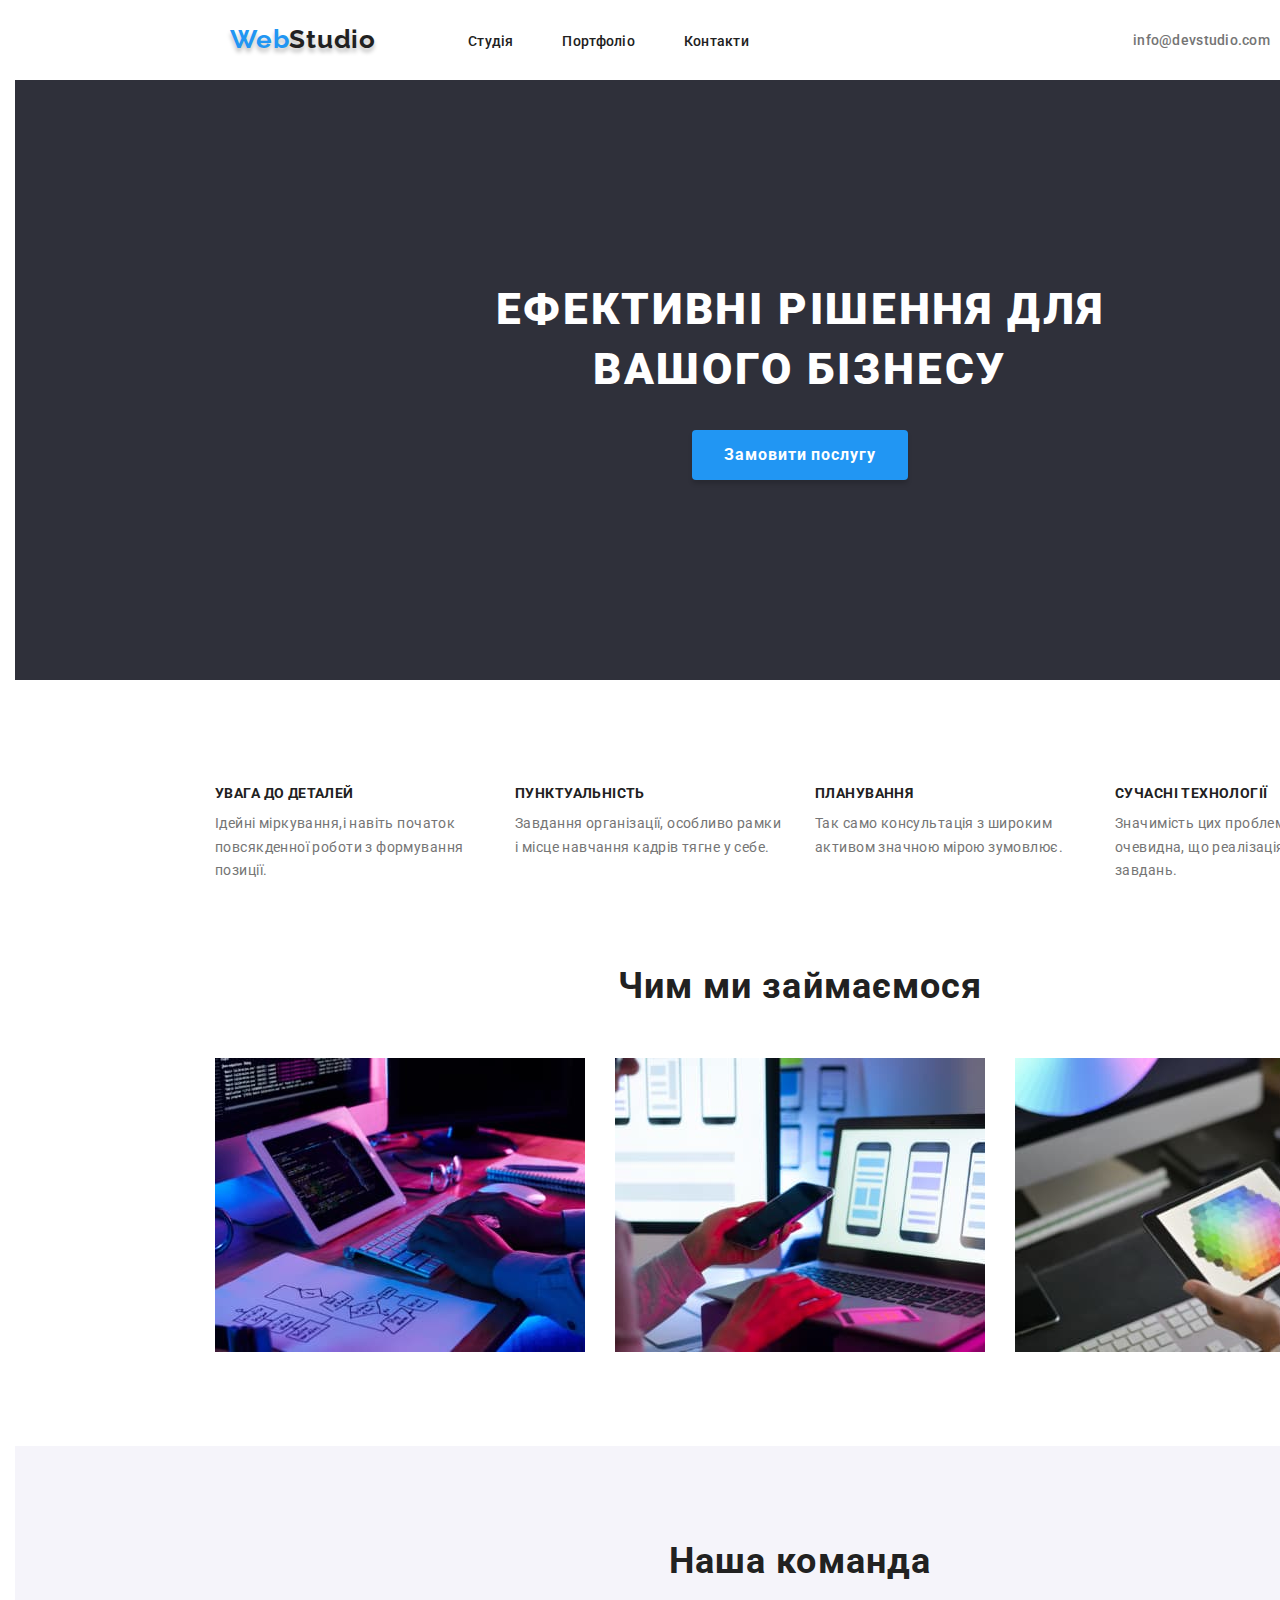
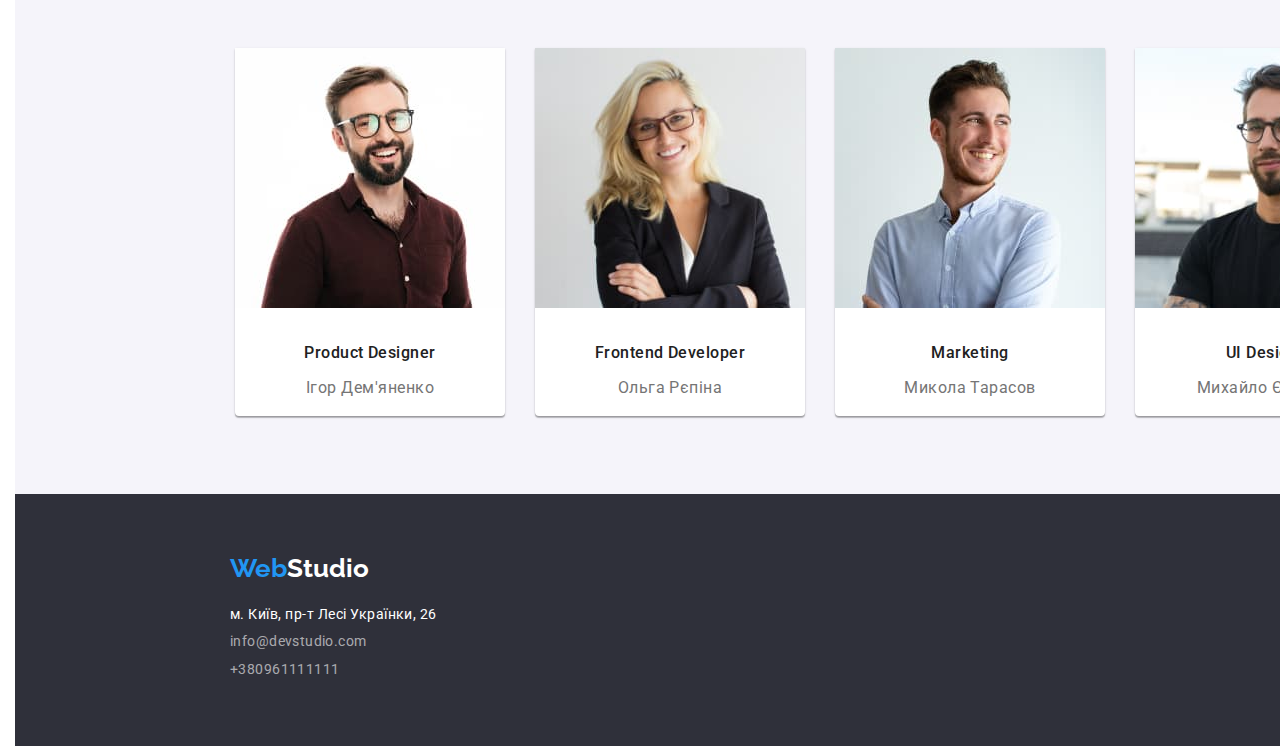
<file: index.html>
<!DOCTYPE html>
<html lang="uk">
  <head>
    <meta charset="UTF-8" />
    <meta http-equiv="X-UA-Compatible" content="IE=edge" />
    <meta name="viewport" content="width=device-width, initial-scale=1.0" />
    <link
      rel="stylesheet"
      href="https://fonts.googleapis.com/css2?family=Raleway:wght@700&family=Roboto:wght@400;500;700;900&display=swap"
    />
    <link
      rel="stylesheet"
      href="https://cdnjs.cloudflare.com/ajax/libs/modern-normalize/1.1.0/modern-normalize.min.css"
    />
    <link rel="stylesheet" href="./CSS/styles.css" />
    <title>WebStudio</title>
  </head>
  <body>
    <div class="container">
      <header>
        <div class="header-container">
          <a class="logo" href="./index.html"
            ><span class="web">Web</span>Studio</a
          >
          <nav>
            <ul class="navbutton list">
              <li>
                <a class="nav" href="./index.html">Студія</a>
              </li>
              <li>
                <a class="nav" href="./portfolio.html">Портфоліо</a>
              </li>
              <li>
                <a class="nav" href="./index.html">Контакти</a>
              </li>
            </ul>
          </nav>
          <ul class="contacts list">
            <li>
              <a class="nav email" href="mailto:info@devstudio.com"
                >info@devstudio.com</a
              >
            </li>
            <li>
              <a class="nav telefone" href="tel:+380961111111">+380961111111</a>
            </li>
          </ul>
        </div>
      </header>
      <main>
        <div class="main-container">
          <section class="herosection">
            <h1 class="hero-head">Ефективні рішення для вашого бізнесу</h1>
            <button type="button" class="hero-button">Замовити послугу</button>
          </section>
          <section>
            <ul class="working-container list">
              <li>
                <h2 class="working-head">УВАГА ДО ДЕТАЛЕЙ</h2>
                <p class="working-text">
                  Ідейні міркування,і навіть початок повсякденної роботи з
                  формування позиції.
                </p>
              </li>
              <li>
                <h2 class="working-head">ПУНКТУАЛЬНІСТЬ</h2>
                <p class="working-text">
                  Завдання організації, особливо рамки і місце навчання кадрів
                  тягне у себе.
                </p>
              </li>
              <li>
                <h2 class="working-head">ПЛАНУВАННЯ</h2>
                <p class="working-text">
                  Так само консультація з широким активом значною мірою
                  зумовлює.
                </p>
              </li>
              <li>
                <h2 class="working-head">СУЧАСНІ ТЕХНОЛОГІЇ</h2>
                <p class="working-text">
                  Значимість цих проблем настільки очевидна, що реалізація
                  планових завдань.
                </p>
              </li>
            </ul>
          </section>
          <section class="our-work-container">
            <h2 class="our-work-head">Чим ми займаємося</h2>
            <ul class="our-work-list list">
              <li>
                <img
                  width="370"
                  src="./images/coding.jpg"
                  alt="Coding software"
                />
              </li>
              <li>
                <img
                  width="370"
                  src="./images/mobilesoftware.jpg"
                  alt="Working with mobile software"
                />
              </li>
              <li>
                <img
                  width="370"
                  src="./images/pagedesign.jpg"
                  alt="Designing the page"
                />
              </li>
            </ul>
          </section>
          <section class="our-team">
            <h2 class="our-team-head">Наша команда</h2>
            <ul class="our-team-card list">
              <li class="our-team-image">
                <img
                  width="270"
                  src="./images/productdesigner.jpg"
                  alt="Product Designer Igor Demyanenko"
                />
                <h3 class="position">Product Designer</h3>
                <p class="worker-name">Ігор Дем'яненко</p>
              </li>
              <li class="our-team-image">
                <img
                  width="270"
                  src="./images/frontenddev.jpg"
                  alt="Frontend Developer Olga Ryepina"
                />
                <h3 class="position">Frontend Developer</h3>
                <p class="worker-name">Ольга Рєпіна</p>
              </li>
              <li class="our-team-image">
                <img
                  width="270"
                  src="./images/marketing.jpg"
                  alt="Marketing Mykola Tarasov"
                />
                <h3 class="position">Marketing</h3>
                <p class="worker-name">Микола Тарасов</p>
              </li>
              <li class="our-team-image">
                <img
                  width="270"
                  src="./images/uidesigner.jpg"
                  alt="UI Designer Mykhaylo Yermakov"
                />
                <h3 class="position">UI Designer</h3>
                <p class="worker-name">Михайло Єрмаков</p>
              </li>
            </ul>
          </section>
        </div>
      </main>
      <footer>
        <div class="footer-container">
          <a class="footer-logo" href="./index.html"
            ><span class="web">Web</span>Studio</a
          >
          <address>
            <ul class="footer-contacts list">
              <li>
                <a
                  class="address-link"
                  href="https://goo.gl/maps/CPtrU1FHBa2aNyZL9"
                  target="_blank"
                  rel="noopener noreferrer nofollow"
                  >м. Київ, пр-т Лесі Українки, 26</a
                >
              </li>
              <li>
                <a class="footer-info" href="mailto:info@devstudio.com"
                  >info@devstudio.com</a
                >
              </li>
              <li>
                <a class="footer-info" href="tel:+380961111111"
                  >+380961111111</a
                >
              </li>
            </ul>
          </address>
        </div>
      </footer>
    </div>
  </body>
</html>
</file>
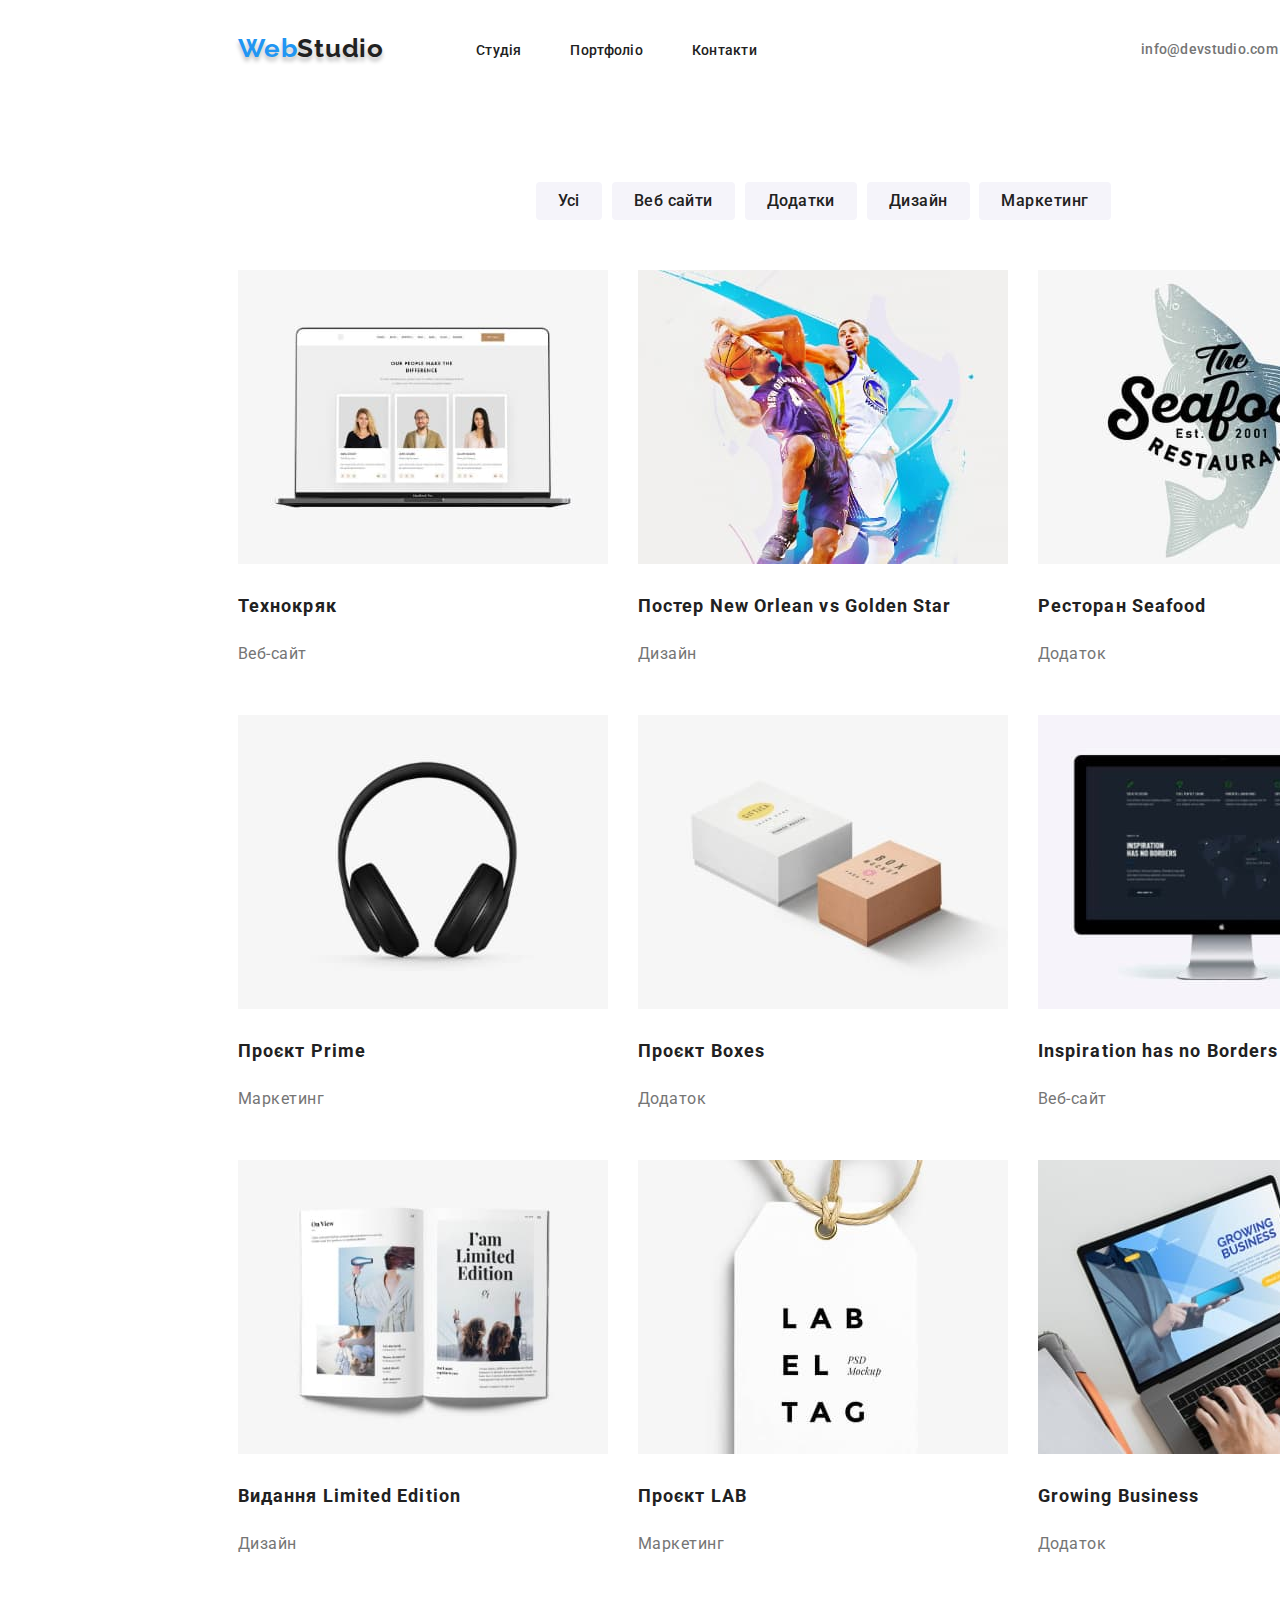
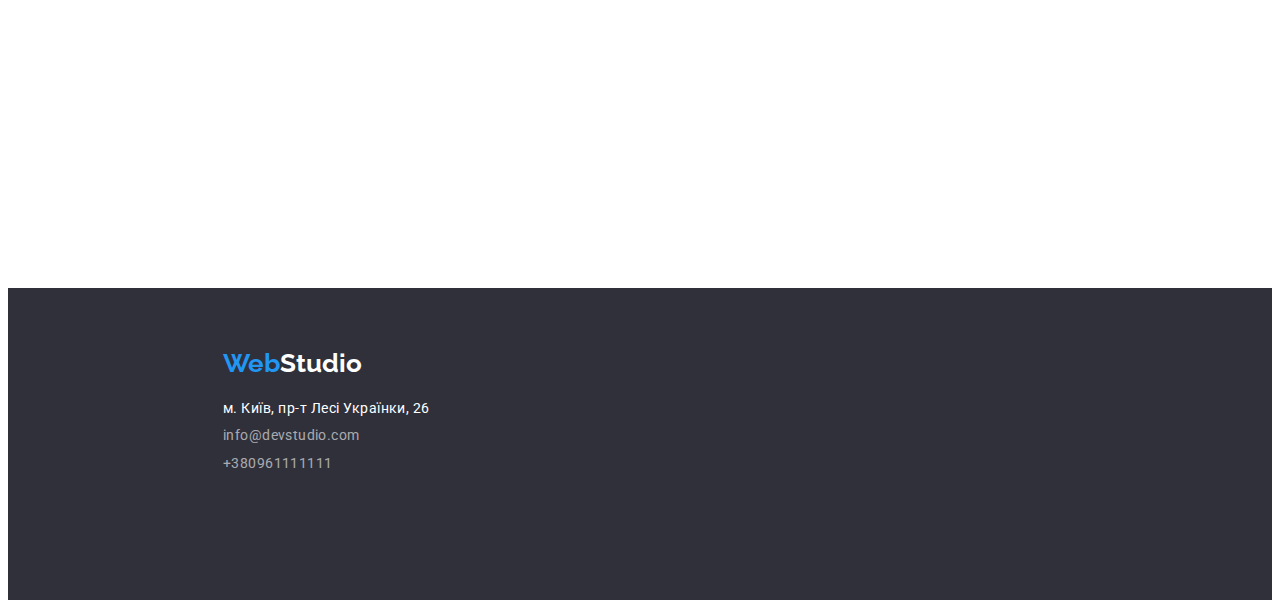
<file: portfolio.html>
<!DOCTYPE html>
<html lang="uk">
  <head>
    <meta charset="UTF-8" />
    <meta http-equiv="X-UA-Compatible" content="IE=edge" />
    <meta name="viewport" content="width=device-width, initial-scale=1.0" />
    <link
      rel="stylesheet"
      href="https://fonts.googleapis.com/css2?family=Raleway:wght@700&family=Roboto:wght@400;500;700;900&display=swap"
    />
    <link rel="stylesheet" href="./CSS/styles.css" />
    <title>WebStudio</title>
  </head>
  <body>
    <div class="portfolio-main-container">
     <header>
        <div class="header-container">
          <a class="logo" href="./index.html"
            ><span class="web">Web</span>Studio</a
          >
          <nav>
            <ul class="navbutton list">
              <li>
                <a class="nav" href="./index.html">Студія</a>
              </li>
              <li>
                <a class="nav" href="./portfolio.html">Портфоліо</a>
              </li>
              <li>
                <a class="nav" href="./index.html">Контакти</a>
              </li>
            </ul>
          </nav>
          <ul class="contacts list">
            <li>
              <a class="nav email" href="mailto:info@devstudio.com"
                >info@devstudio.com</a
              >
            </li>
            <li>
              <a class="nav telefone" href="tel:+380961111111">+380961111111</a>
            </li>
          </ul>
        </div>
      </header>
    <main>
        <section>
        <div class="portfolio-container">
        <h1 hidden>Gallery</h1>
        <ul class="portfolio-hero-section list">
          <li>
            <button class="portfolio-button" type="button">Усі</button>
          </li>
          <li>
            <button class="portfolio-button" type="button">Веб сайти</button>
          </li>
          <li>
            <button class="portfolio-button" type="button">Додатки</button>
          </li>
          <li>
            <button class="portfolio-button" type="button">Дизайн</button>
          </li>
          <li>
            <button class="portfolio-button" type="button">Маркетинг</button>
          </li>
        </ul>
        <ul class=" portfolio-images list">
          <li>
            <img width="370" src="./images/technokryak.jpg" alt="Technokryak" />
            <h2 class="image-header">Технокряк</h2>
            <p class="image-profile">Веб-сайт</p>
          </li>
          <li>
            <img
              width="370"
              src="./images/neworleanvsgoldenstar.jpg"
              alt="Poster New Orlean vs Golden Star"
            />
            <h2 class="image-header">Постер New Orlean vs Golden Star</h1>
            <p class="image-profile">Дизайн</p>
          </li>
          <li>
            <img
              width="370"
              src="./images/seafood.jpg"
              alt="Sea Food Restaurant"
            />
            <h2 class="image-header">Ресторан Seafood</h1>
            <p class="image-profile">Додаток</p>
          </li>
          <li>
            <img
              width="370"
              src="./images/primeproject.jpg"
              alt="Project Prime"
            />
            <h2 class="image-header">Проєкт Prime</h1>
            <p class="image-profile">Маркетинг</p>
          </li>
          <li>
            <img
              width="370"
              src="./images/boxesproject.jpg"
              alt="Project Boxes"
            />
            <h2 class="image-header">Проєкт Boxes</h1>
            <p class="image-profile">Додаток</p>
          </li>
          <li>
            <img
              width="370"
              src="./images/inspirationhasnoborders.jpg"
              alt="Inspiration has no borders"
            />
            <h2 class="image-header">Inspiration has no Borders</h1>
            <p class="image-profile">Веб-сайт</p>
          </li>
          <li>
            <img
              width="370"
              src="./images/limitededition.jpg"
              alt="Limited Edition"
            />
            <h2 class="image-header">Видання Limited Edition</h1>
            <p class="image-profile">Дизайн</p>
          </li>
          <li>
            <img width="370" src="./images/labproject.jpg" alt="Project Lab" />
            <h2 class="image-header">Проєкт LAB</h1>
            <p class="image-profile">Маркетинг</p>
          </li>
          <li>
            <img
              width="370"
              src="./images/growingbussiness.jpg"
              alt="Growing Bussiness"
            />
            <h2 class="image-header">Growing Business</h1>
            <p class="image-profile">Додаток</p>
          </li>
        </ul>
        </div>
      </section>
      </div>
    </main>
<footer>
        <div class="footer-container">
          <a class="footer-logo" href="./index.html"
            ><span class="web">Web</span>Studio</a
          >
          <address>
            <ul class="footer-contacts list">
              <li>
                <a
                  class="address-link"
                  href="https://goo.gl/maps/CPtrU1FHBa2aNyZL9"
                  target="_blank"
                  rel="noopener noreferrer nofollow"
                  >м. Київ, пр-т Лесі Українки, 26</a
                >
              </li>
              <li>
                <a class="footer-info" href="mailto:info@devstudio.com"
                  >info@devstudio.com</a
                >
              </li>
              <li>
                <a class="footer-info" href="tel:+380961111111"
                  >+380961111111</a
                >
              </li>
            </ul>
          </address>
        </div>
      </footer>
    </div>
  </body>
</html>
</file>
<file: CSS/styles.css>
/* index.html */
:root {
  /*fonts*/
  --main-font: "Roboto", sans-serif;
  --second-font: "Raleway", sans-serif;
  /*colors*/
  --main-color: #212121;
  --hover-color: #2196f3;
  --second-color: #757575;
}
.container {
  width: 1600px;
  height: 2346px;
  padding: 0 15px;
}
body {
  font-family: var(--main-font);
  color: var(--main-color);
}
/* header container */
.header-container {
  background-color: #ffffff;
  height: 80px;
  display: flex;
  align-items: center;
  border-bottom: #ececec 1px;
}
.logo {
  width: 145px;
  height: 31px;
  font-family: var(--second-font);
  color: var(--head-color);
  font-weight: 700;
  font-size: 26px;
  text-decoration: none;
  letter-spacing: 0.03em;
  text-shadow: 0px 4px 4px rgba(0, 0, 0, 0.25);
  margin: 24px 0 24px 215px;
}
.web {
  color: var(--hover-color);
}
.list {
  list-style: none;
}
.navbutton {
  width: 281px;
  height: 16px;
  display: flex;
  margin-left: 93px;
  padding: 0;
  justify-content: space-between;
}
.navbutton .nav {
  color: var(--main-color);
  font-weight: 500;
  font-size: 14px;
  letter-spacing: 0.02em;
  text-decoration: none;
}
.navbutton .nav:hover,
.navbutton .nav:focus {
  color: var(--hover-color);
}
.contacts {
  display: inline-flex;
  margin-left: 344px;
}
.contacts .nav {
  color: var(--second-color);
  font-weight: 500;
  font-size: 14px;
  text-decoration: none;
  letter-spacing: 0.02em;
}
.contacts .nav:hover,
.contacts .nav:focus {
  color: var(--hover-color);
}
.email {
  width: 135px;
  height: 16px;
}
.telefone {
  width: 122px;
  height: 16px;
  margin-left: 50px;
  margin-right: 215px;
}
/* hero section */
.herosection {
  display: block;
  background: #2f303a;
  max-width: 1600px;
  height: 600px;
  margin: 0;
  text-align: center;
}
.hero-head {
  display: flex;
  max-width: 696px;
  font-weight: 900;
  font-size: 44px;
  line-height: 1.36;
  letter-spacing: 0.06em;
  color: #ffffff;
  text-transform: uppercase;
  text-align: center;
  margin: 0 auto;
  padding: 200px 0 30px;
}
.hero-button {
  width: 216px;
  height: 50px;
  background-color: var(--hover-color);
  font-family: inherit;
  box-shadow: 0px 4px 4px rgba(0, 0, 0, 0.15);
  border-radius: 4px;
  font-weight: 700;
  font-size: 16px;
  line-height: 1.88;
  letter-spacing: 0.06em;
  color: #ffffff;
  cursor: pointer;
  margin: 0 auto;
  border: 0;
  justify-content: center;
  text-align: center;
}
/* working container  */
.working-container {
  width: 1170px;
  height: 98px;
  display: flex;
  margin: 94px auto 0;
  padding: 0;
  gap: 30px;
}
.working-head {
  width: 270px;
  height: 16px;
  color: var(--main-color);
  font-weight: 700;
  font-size: 14px;
  line-height: 1.14;
  letter-spacing: 0.03em;
  margin-bottom: 10px;
}
.working-text {
  width: 270px;
  height: 98px;
  color: var(--second-color);
  font-size: 14px;
  line-height: 1.71;
  letter-spacing: 0.03em;
  margin: 0;
}
/* our work container */
.our-work-container {
  width: 1170px;
  height: 386px;
  margin: 94px auto 0;
  padding: 0;
  justify-content: center;
}
.our-work-head {
  color: var(--main-color);
  font-weight: 700;
  font-size: 36px;
  line-height: 1.166;
  letter-spacing: 0.03em;
  text-align: center;
  justify-content: center;
  margin: 0 auto 50px;
}
.our-work-list {
  display: flex;
  justify-content: space-evenly;
  padding: 0;
  margin: 0;
  gap: 30px;
}
/* our team container */
.our-team {
  background-color: #f5f4fa;
  max-width: 1600px;
  height: 648px;
  margin: 94px auto 0;
  padding: 0;
  justify-content: center;
}
.our-team-head {
  color: var(--main-color);
  font-weight: 700;
  font-size: 36px;
  line-height: 1.17;
  letter-spacing: 0.03em;
  text-align: center;
  justify-content: center;
  margin: 0;
  padding-top: 94px;
  padding-bottom: 50px;
}
.our-team-card {
  display: flex;
  justify-content: center;
  gap: 30px;
}
.our-team-image {
  background-color: #ffffff;
  box-shadow: 0px 1px 3px rgba(0, 0, 0, 0.12), 0px 1px 1px rgba(0, 0, 0, 0.14),
    0px 2px 1px rgba(0, 0, 0, 0.2);
  border-radius: 0px 0px 4px 4px;
  width: 270px;
  height: 368px;
}
.worker-name {
  color: var(--second-color);
  font-size: 16px;
  line-height: 1.19;
  letter-spacing: 0.03em;
  text-align: center;
}
.position {
  color: var(--main-color);
  font-weight: 500;
  font-size: 16px;
  line-height: 1.19;
  letter-spacing: 0.03em;
  text-align: center;
  margin-top: 30px;
  margin-bottom: 10px;
}
/* footer container */
.footer-container {
  max-width: 1600px;
  height: 252px;
  text-decoration: none;
  background-color: #2f303a;
  padding-top: 60px;
}
.footer-logo {
  font-family: var(--second-font);
  color: #ffffff;
  font-weight: 700;
  font-size: 26px;
  text-decoration: none;
  padding-left: 215px;
}
.footer-contacts {
  font-style: normal;
  line-height: 1.71;
  letter-spacing: 0.03em;
  padding: 0;
  padding-left: 215px;
}
.address-link {
  color: #ffffff;
  font-size: 14px;
  text-decoration: none;
}
.footer-nav {
  color: rgba(255, 255, 255, 0.6);
  font-size: 14px;
  letter-spacing: 0.03em;
}
.address-link:hover,
.address-link:focus {
  color: var(--hover-color);
}
.footer-info {
  color: rgba(255, 255, 255, 0.6);
  text-decoration: none;
  font-size: 14px;
  line-height: 1.71;
  letter-spacing: 0.03em;
}
.footer-info:hover,
.footer-info:focus {
  color: var(--hover-color);
}
/* portfolio.html*/
.portfolio-main-container {
  width: 1600px;
  height: 1880px;
  padding: 0 15px;
}
.portfolio-container {
  width: 1170px;
  height: 1360px;
  margin-top: 94px;
  margin: 94px auto 0;
}
.portfolio-hero-section {
  width: 575px;
  height: 54px;
  display: flex;
  padding: 0;
  margin: auto;
  justify-content: space-between;
}
.portfolio-button {
  font-family: inherit;
  background-color: #f5f4fa;
  font-weight: 500;
  font-size: 16px;
  line-height: 1.62;
  letter-spacing: 0.03em;
  color: var(--main-color);
  cursor: pointer;
  border-radius: 4px;
  border: none;
  padding: 6px 22px;
}
.portfolio-button:hover,
.portfolio-button:focus {
  background-color: var(--hover-color);
  color: #f5f4fa;
}
.portfolio-images {
  height: 404px;
  display: flex;
  flex-wrap: wrap;
  padding: 0;
  margin: 34px 0 0 0;
  gap: 30px;
  padding-bottom: 30px;
}
.image-header {
  color: var(--main-color);
  font-weight: 700;
  font-size: 18px;
  line-height: 2;
  letter-spacing: 0.06em;
  margin-top: 20px;
}
.image-profile {
  color: var(--second-color);
  font-size: 16px;
  line-height: 1.88;
  letter-spacing: 0.03em;
  margin-top: 4px;
}
</file>
